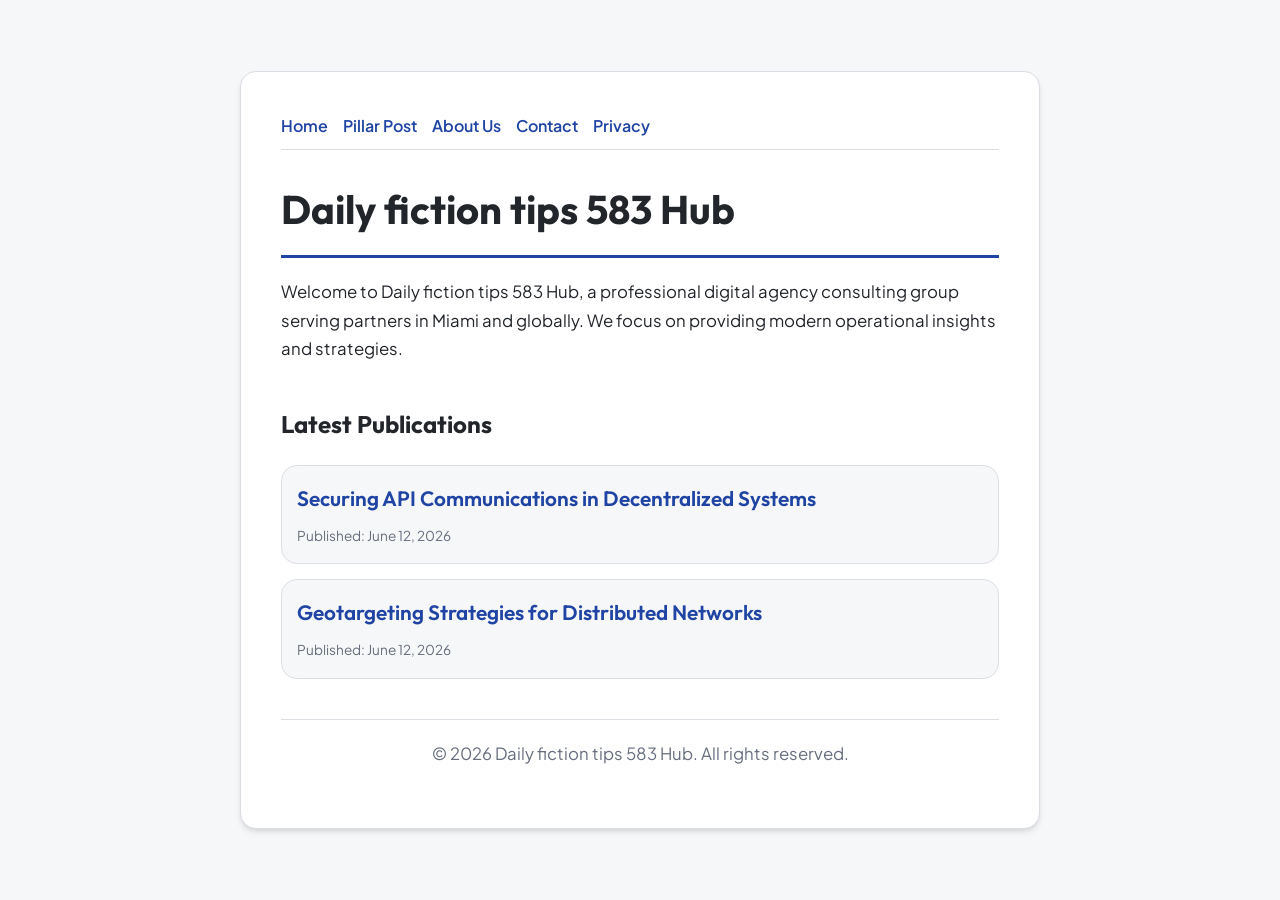
<file: index.html>
<!DOCTYPE html>
<html lang="en">
<head>
    <meta charset="UTF-8">
    <meta name="viewport" content="width=device-width, initial-scale=1.0">
    <title>Daily fiction tips 583 Hub | Digital Agency - Miami</title>
    <meta name="description" content="Welcome to Daily fiction tips 583 Hub, a professional digital agency consulting group serving partners in Miami and globally. We focus on providing modern operational insights and strategies.">
    <meta name="geo.region" content="US-FL" />
    <meta name="geo.placename" content="Miami" />
    <meta name="geo.position" content="25.7617;-80.1918" />
    <meta name="ICBM" content="25.7617, -80.1918" />
    <link rel="stylesheet" href="style.css">
    <script type="application/ld+json">
{
  "@context": "https://schema.org",
  "@type": "LocalBusiness",
  "name": "Daily fiction tips 583 Hub",
  "url": "https://daily-fiction-tips-583.github.io",
  "telephone": "+1-305-555-0177",
  "address": {
    "@type": "PostalAddress",
    "addressLocality": "Miami",
    "addressRegion": "FL",
    "postalCode": "33130",
    "addressCountry": "US"
  },
  "geo": {
    "@type": "GeoCoordinates",
    "latitude": 25.7617,
    "longitude": -80.1918
  }
}
</script>
</head>
<body>
    
        <div class="container" style="max-width: 800px;">
            <nav style="display: flex; gap: 15px; margin-bottom: 25px; border-bottom: 1px solid var(--border-color); padding-bottom: 10px; overflow-x: auto; flex-wrap: wrap;">
            <a href="index.html">Home</a>
            <a href="securing-api-communications-in-decentralized-systems.html">Pillar Post</a>
            <a href="about.html">About Us</a>
            <a href="contact.html">Contact</a>
            <a href="privacy.html">Privacy</a>
        </nav>
            <h1>Daily fiction tips 583 Hub</h1>
            <p>Welcome to Daily fiction tips 583 Hub, a professional digital agency consulting group serving partners in Miami and globally. We focus on providing modern operational insights and strategies.</p>
            <h2 style="margin-top: 40px;">Latest Publications</h2>
            <ul style="list-style-type: none; padding-left: 0;">
                <li style="background: var(--bg-color); padding: 15px; border-radius: var(--border-radius); border: 1px solid var(--border-color); margin-bottom: 15px;">
                <h3 style="margin-bottom: 5px; font-size: 1.3rem;"><a href="securing-api-communications-in-decentralized-systems.html">Securing API Communications in Decentralized Systems</a></h3>
                <span style="font-size:0.85rem; color: var(--muted-text)">Published: June 12, 2026</span>
            </li>
<li style="background: var(--bg-color); padding: 15px; border-radius: var(--border-radius); border: 1px solid var(--border-color); margin-bottom: 15px;">
                <h3 style="margin-bottom: 5px; font-size: 1.3rem;"><a href="geotargeting-strategies-for-distributed-networks.html">Geotargeting Strategies for Distributed Networks</a></h3>
                <span style="font-size:0.85rem; color: var(--muted-text)">Published: June 12, 2026</span>
            </li>

            </ul>
            <footer>
                <p>&copy; 2026 Daily fiction tips 583 Hub. All rights reserved.</p>
            </footer>
        </div>
        
</body>
</html>
</file>
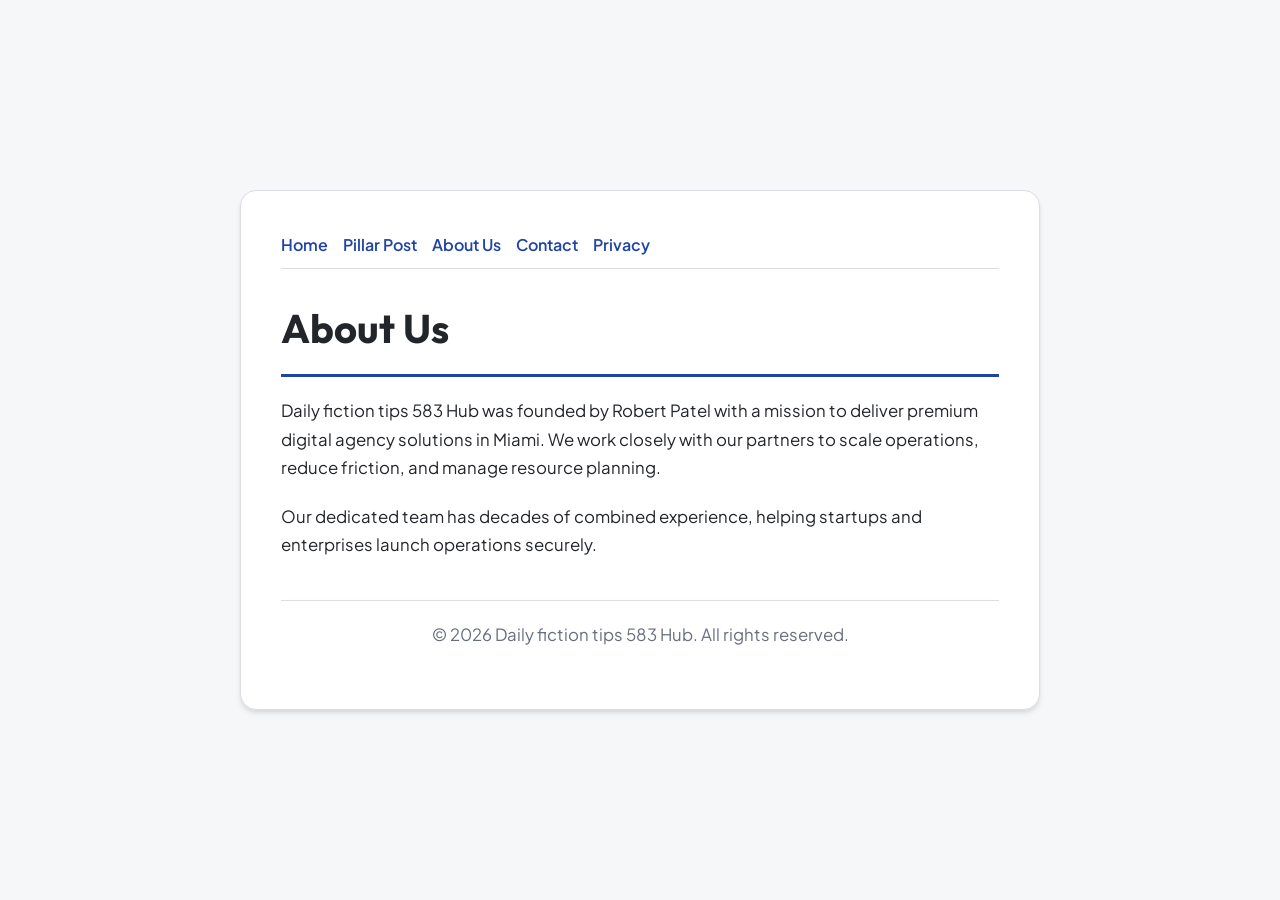
<file: about.html>
<!DOCTYPE html>
<html lang="en">
<head>
    <meta charset="UTF-8">
    <meta name="viewport" content="width=device-width, initial-scale=1.0">
    <title>About Us | Daily fiction tips 583 Hub</title>
    <meta name="description" content="Daily fiction tips 583 Hub was founded by Robert Patel with a mission to deliver premium digital agency solutions in Miami. We work closely with our partners to scale operations, reduce friction, and manage resource planning.">
    <meta name="geo.region" content="US-FL" />
    <meta name="geo.placename" content="Miami" />
    <meta name="geo.position" content="25.7617;-80.1918" />
    <meta name="ICBM" content="25.7617, -80.1918" />
    <link rel="stylesheet" href="style.css">
</head>
<body>
    
        <div class="container" style="max-width: 800px;">
            <nav style="display: flex; gap: 15px; margin-bottom: 25px; border-bottom: 1px solid var(--border-color); padding-bottom: 10px; overflow-x: auto; flex-wrap: wrap;">
            <a href="index.html">Home</a>
            <a href="securing-api-communications-in-decentralized-systems.html">Pillar Post</a>
            <a href="about.html">About Us</a>
            <a href="contact.html">Contact</a>
            <a href="privacy.html">Privacy</a>
        </nav>
            <h1>About Us</h1>
            <p>Daily fiction tips 583 Hub was founded by Robert Patel with a mission to deliver premium digital agency solutions in Miami. We work closely with our partners to scale operations, reduce friction, and manage resource planning.</p>
            <p>Our dedicated team has decades of combined experience, helping startups and enterprises launch operations securely.</p>
            <footer>
                <p>&copy; 2026 Daily fiction tips 583 Hub. All rights reserved.</p>
            </footer>
        </div>
        
</body>
</html>
</file>
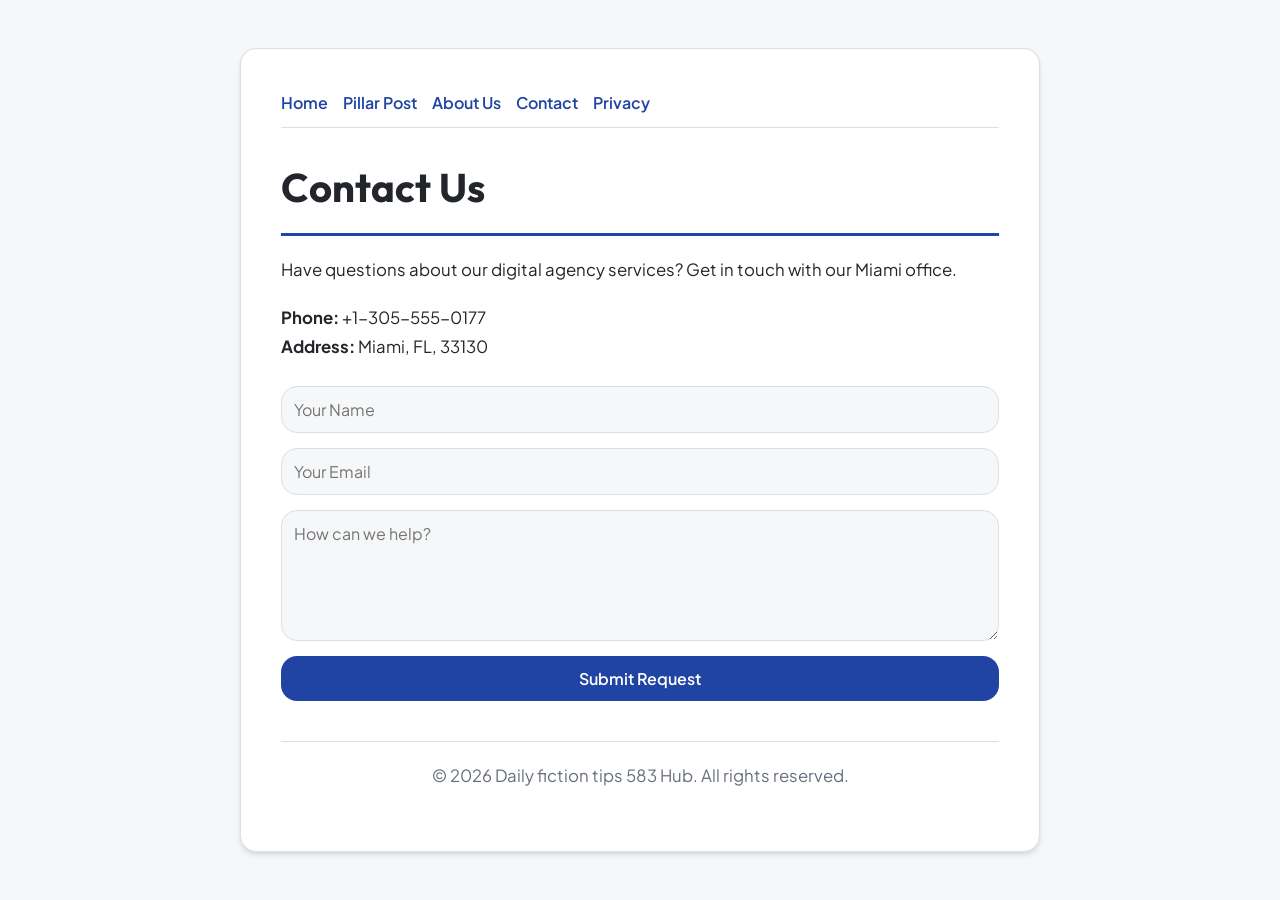
<file: contact.html>
<!DOCTYPE html>
<html lang="en">
<head>
    <meta charset="UTF-8">
    <meta name="viewport" content="width=device-width, initial-scale=1.0">
    <title>Contact Us | Daily fiction tips 583 Hub</title>
    <meta name="description" content="Have questions about our digital agency services? Get in touch with our Miami office.">
    <meta name="geo.region" content="US-FL" />
    <meta name="geo.placename" content="Miami" />
    <meta name="geo.position" content="25.7617;-80.1918" />
    <meta name="ICBM" content="25.7617, -80.1918" />
    <link rel="stylesheet" href="style.css">
</head>
<body>
    
        <div class="container" style="max-width: 800px;">
            <nav style="display: flex; gap: 15px; margin-bottom: 25px; border-bottom: 1px solid var(--border-color); padding-bottom: 10px; overflow-x: auto; flex-wrap: wrap;">
            <a href="index.html">Home</a>
            <a href="securing-api-communications-in-decentralized-systems.html">Pillar Post</a>
            <a href="about.html">About Us</a>
            <a href="contact.html">Contact</a>
            <a href="privacy.html">Privacy</a>
        </nav>
            <h1>Contact Us</h1>
            <p>Have questions about our digital agency services? Get in touch with our Miami office.</p>
            <p><strong>Phone:</strong> +1-305-555-0177<br><strong>Address:</strong> Miami, FL, 33130</p>
            <form action="https://formspree.io/f/placeholder" method="POST">
                <input type="text" name="name" placeholder="Your Name" required>
                <input type="email" name="email" placeholder="Your Email" required>
                <textarea name="message" placeholder="How can we help?" rows="5" required></textarea>
                <button type="submit">Submit Request</button>
            </form>
            <footer>
                <p>&copy; 2026 Daily fiction tips 583 Hub. All rights reserved.</p>
            </footer>
        </div>
        
</body>
</html>
</file>
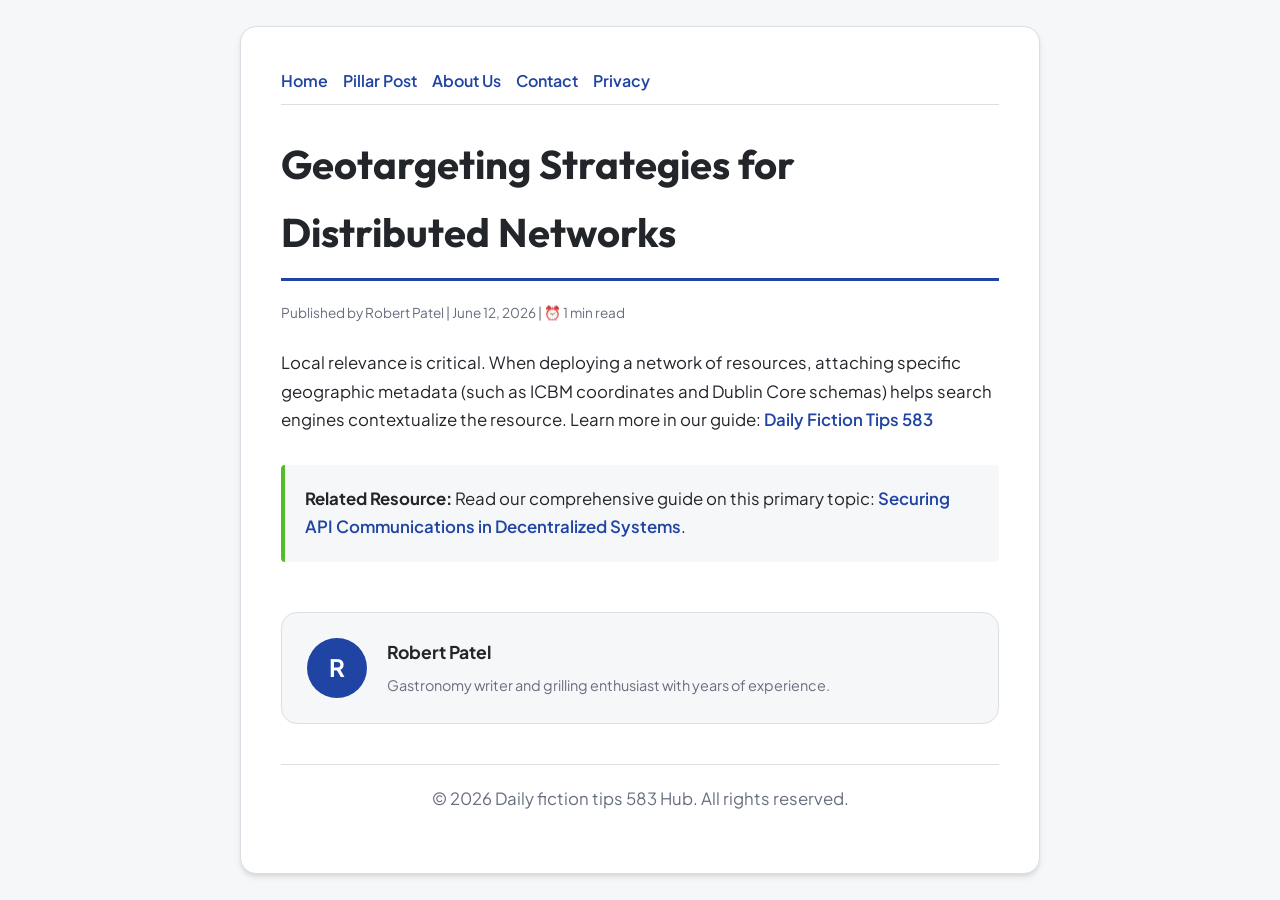
<file: geotargeting-strategies-for-distributed-networks.html>
<!DOCTYPE html>
<html lang="en">
<head>
    <meta charset="UTF-8">
    <meta name="viewport" content="width=device-width, initial-scale=1.0">
    <title>Geotargeting Strategies for Distributed Networks - Daily fiction tips 583 Hub</title>
    <meta name="description" content="Geotargeting Strategies for Distributed Networks">
    <meta name="geo.region" content="US-FL" />
    <meta name="geo.placename" content="Miami" />
    <meta name="geo.position" content="25.7617;-80.1918" />
    <meta name="ICBM" content="25.7617, -80.1918" />
    <link rel="stylesheet" href="style.css">
</head>
<body>
    
            <div class="container" style="max-width: 800px;">
                <nav style="display: flex; gap: 15px; margin-bottom: 25px; border-bottom: 1px solid var(--border-color); padding-bottom: 10px; overflow-x: auto; flex-wrap: wrap;">
            <a href="index.html">Home</a>
            <a href="securing-api-communications-in-decentralized-systems.html">Pillar Post</a>
            <a href="about.html">About Us</a>
            <a href="contact.html">Contact</a>
            <a href="privacy.html">Privacy</a>
        </nav>
                <h1>Geotargeting Strategies for Distributed Networks</h1>
                <div style="font-size:0.85rem; color: var(--muted-text); margin-bottom: 25px;">
                    Published by Robert Patel | June 12, 2026 | ⏰ 1 min read
                </div>
                <article style="margin-top: 20px;">
                    <p>Local relevance is critical. When deploying a network of resources, attaching specific geographic metadata (such as ICBM coordinates and Dublin Core schemas) helps search engines contextualize the resource. Learn more in our guide: <a href="https://dwnldfullmovie-create.github.io/world-daily-fiction-221/innovations-in-digital-operations-and-cloud-infrastructure.html">Daily Fiction Tips 583</a></p>
                    <div class="link-resource" style="margin-top: 30px; padding: 20px; border-left: 4px solid var(--accent-color); background: var(--bg-color); border-radius: 4px;"><p style="margin: 0;"><strong>Related Resource:</strong> Read our comprehensive guide on this primary topic: <a href="securing-api-communications-in-decentralized-systems.html">Securing API Communications in Decentralized Systems</a>.</p></div>
                </article>
                
            <div class="author-box" style="margin-top: 50px; padding: 25px; background: var(--bg-color); border: 1px solid var(--border-color); border-radius: var(--border-radius); display: flex; gap: 20px; align-items: center;">
                <div style="width: 60px; height: 60px; border-radius: 50%; background: var(--primary-color); display: flex; align-items: center; justify-content: center; color: white; font-weight: bold; font-size: 1.5rem;">R</div>
                <div>
                    <h4 style="margin-bottom: 5px; font-weight: bold; font-size: 1.1rem;">Robert Patel</h4>
                    <p style="margin: 0; font-size: 0.9rem; color: var(--muted-text);">Gastronomy writer and grilling enthusiast with years of experience.</p>
                </div>
            </div>
            
                <footer>
                    <p>&copy; 2026 Daily fiction tips 583 Hub. All rights reserved.</p>
                </footer>
            </div>
            
</body>
</html>
</file>
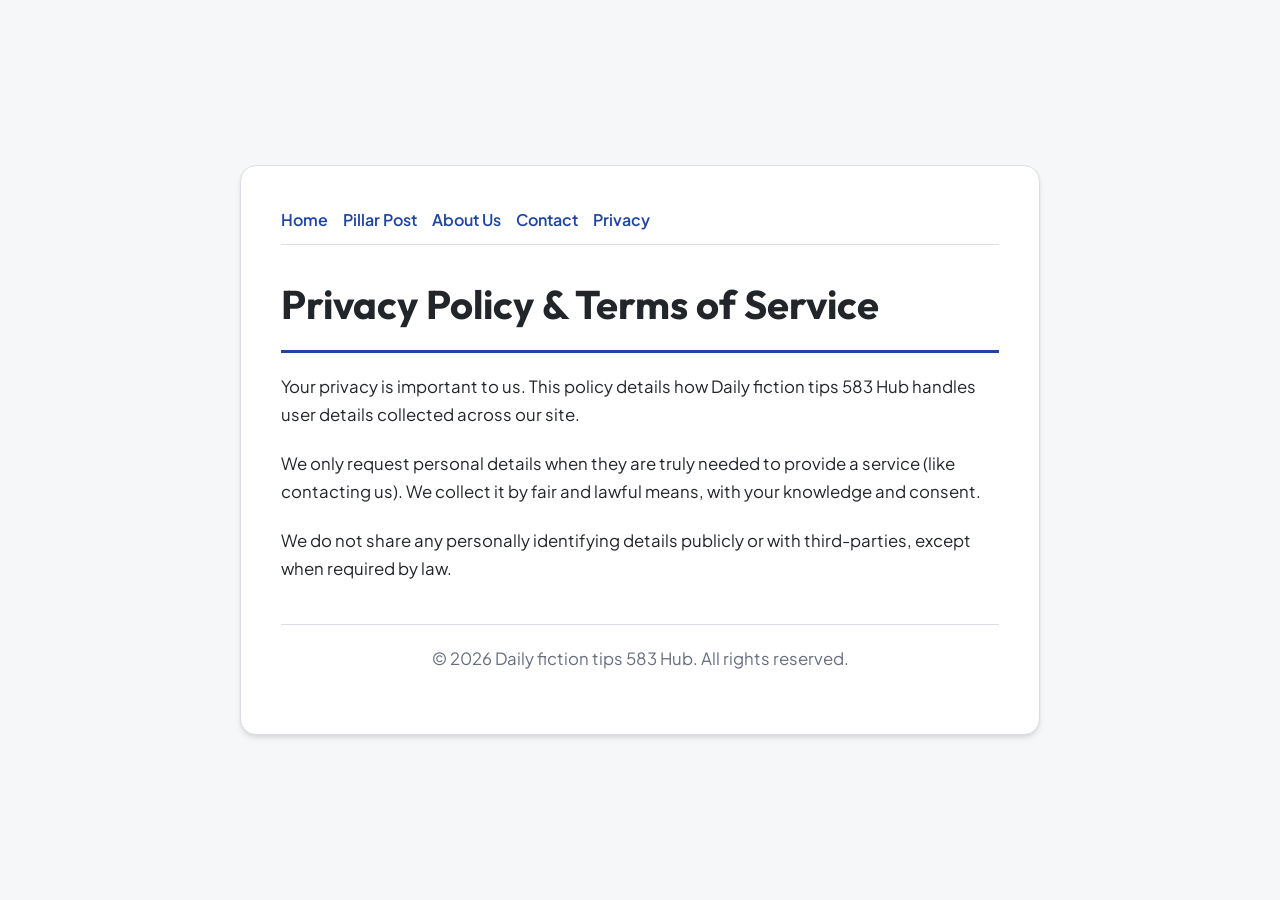
<file: privacy.html>
<!DOCTYPE html>
<html lang="en">
<head>
    <meta charset="UTF-8">
    <meta name="viewport" content="width=device-width, initial-scale=1.0">
    <title>Privacy Policy & Terms of Service - Daily fiction tips 583 Hub</title>
    <meta name="description" content="Your privacy is important to us. This policy details how Daily fiction tips 583 Hub handles user details collected across our site.">
    <meta name="geo.region" content="US-FL" />
    <meta name="geo.placename" content="Miami" />
    <meta name="geo.position" content="25.7617;-80.1918" />
    <meta name="ICBM" content="25.7617, -80.1918" />
    <link rel="stylesheet" href="style.css">
</head>
<body>
    
        <div class="container" style="max-width: 800px;">
            <nav style="display: flex; gap: 15px; margin-bottom: 25px; border-bottom: 1px solid var(--border-color); padding-bottom: 10px; overflow-x: auto; flex-wrap: wrap;">
            <a href="index.html">Home</a>
            <a href="securing-api-communications-in-decentralized-systems.html">Pillar Post</a>
            <a href="about.html">About Us</a>
            <a href="contact.html">Contact</a>
            <a href="privacy.html">Privacy</a>
        </nav>
            <h1>Privacy Policy & Terms of Service</h1>
            <p>Your privacy is important to us. This policy details how Daily fiction tips 583 Hub handles user details collected across our site.</p>
            <p>We only request personal details when they are truly needed to provide a service (like contacting us). We collect it by fair and lawful means, with your knowledge and consent.</p>
            <p>We do not share any personally identifying details publicly or with third-parties, except when required by law.</p>
            <footer>
                <p>&copy; 2026 Daily fiction tips 583 Hub. All rights reserved.</p>
            </footer>
        </div>
        
</body>
</html>
</file>
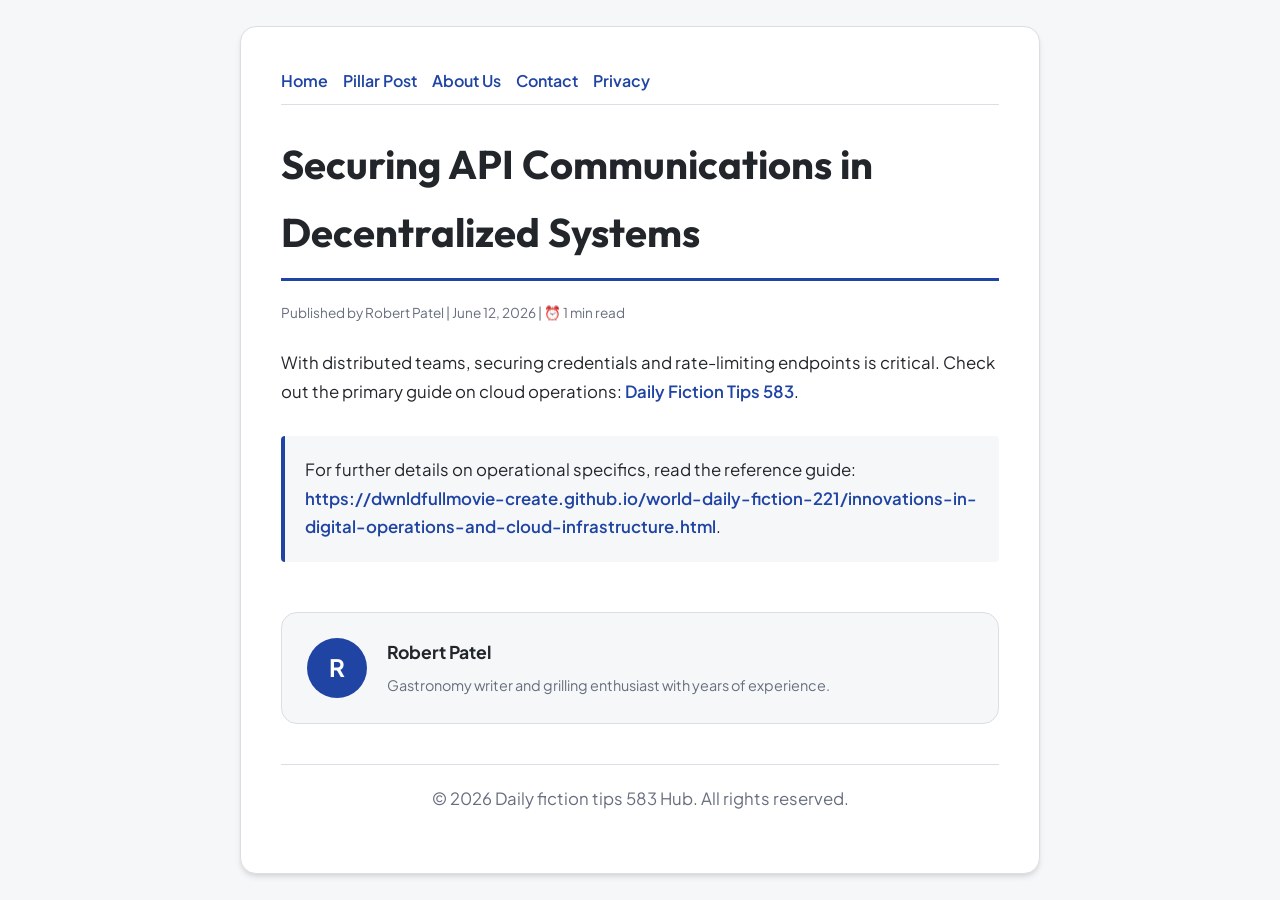
<file: securing-api-communications-in-decentralized-systems.html>
<!DOCTYPE html>
<html lang="en">
<head>
    <meta charset="UTF-8">
    <meta name="viewport" content="width=device-width, initial-scale=1.0">
    <title>Securing API Communications in Decentralized Systems - Daily fiction tips 583 Hub</title>
    <meta name="description" content="Securing API Communications in Decentralized Systems">
    <meta name="geo.region" content="US-FL" />
    <meta name="geo.placename" content="Miami" />
    <meta name="geo.position" content="25.7617;-80.1918" />
    <meta name="ICBM" content="25.7617, -80.1918" />
    <link rel="stylesheet" href="style.css">
</head>
<body>
    
            <div class="container" style="max-width: 800px;">
                <nav style="display: flex; gap: 15px; margin-bottom: 25px; border-bottom: 1px solid var(--border-color); padding-bottom: 10px; overflow-x: auto; flex-wrap: wrap;">
            <a href="index.html">Home</a>
            <a href="securing-api-communications-in-decentralized-systems.html">Pillar Post</a>
            <a href="about.html">About Us</a>
            <a href="contact.html">Contact</a>
            <a href="privacy.html">Privacy</a>
        </nav>
                <h1>Securing API Communications in Decentralized Systems</h1>
                <div style="font-size:0.85rem; color: var(--muted-text); margin-bottom: 25px;">
                    Published by Robert Patel | June 12, 2026 | ⏰ 1 min read
                </div>
                <article style="margin-top: 20px;">
                    <p>With distributed teams, securing credentials and rate-limiting endpoints is critical. Check out the primary guide on cloud operations: <a href="https://dwnldfullmovie-create.github.io/world-daily-fiction-221/innovations-in-digital-operations-and-cloud-infrastructure.html">Daily Fiction Tips 583</a>.</p>
                    <div class="link-resource" style="margin-top: 30px; padding: 20px; border-left: 4px solid var(--primary-color); background: var(--bg-color); border-radius: 4px;"><p style="margin: 0;">For further details on operational specifics, read the reference guide: <strong><a href="https://dwnldfullmovie-create.github.io/world-daily-fiction-221/innovations-in-digital-operations-and-cloud-infrastructure.html">https://dwnldfullmovie-create.github.io/world-daily-fiction-221/innovations-in-digital-operations-and-cloud-infrastructure.html</a></strong>.</p></div>
                </article>
                
            <div class="author-box" style="margin-top: 50px; padding: 25px; background: var(--bg-color); border: 1px solid var(--border-color); border-radius: var(--border-radius); display: flex; gap: 20px; align-items: center;">
                <div style="width: 60px; height: 60px; border-radius: 50%; background: var(--primary-color); display: flex; align-items: center; justify-content: center; color: white; font-weight: bold; font-size: 1.5rem;">R</div>
                <div>
                    <h4 style="margin-bottom: 5px; font-weight: bold; font-size: 1.1rem;">Robert Patel</h4>
                    <p style="margin: 0; font-size: 0.9rem; color: var(--muted-text);">Gastronomy writer and grilling enthusiast with years of experience.</p>
                </div>
            </div>
            
                <footer>
                    <p>&copy; 2026 Daily fiction tips 583 Hub. All rights reserved.</p>
                </footer>
            </div>
            
</body>
</html>
</file>
<file: style.css>
@import url('https://fonts.googleapis.com/css2?family=Outfit:wght@700&family=Plus+Jakarta+Sans:wght@400;600&display=swap');

:root {
    --bg-color: hsl(223, 15%, 97%);
    --card-bg: hsl(223, 15%, 100%);
    --text-color: hsl(223, 10%, 15%);
    --muted-text: hsl(223, 10%, 45%);
    --primary-color: hsl(223, 68%, 38%);
    --accent-color: hsl(103, 65%, 45%);
    --border-color: hsl(223, 15%, 88%);
    --border-radius: 16px;
    --shadow: 0 4px 6px -1px rgba(0, 0, 0, 0.1), 0 2px 4px -1px rgba(0, 0, 0, 0.06);
    --font-headline: 'Outfit', sans-serif;
    --font-body: 'Plus Jakarta Sans', sans-serif;
}

* {
    box-sizing: border-box;
    margin: 0;
    padding: 0;
}

body {
    background-color: var(--bg-color);
    color: var(--text-color);
    font-family: var(--font-body);
    line-height: 1.7;
    padding: 20px;
    display: flex;
    justify-content: center;
    min-height: 100vh;
}

a {
    color: var(--primary-color);
    text-decoration: none;
    font-weight: 600;
    transition: color 0.2s ease;
}

a:hover {
    color: var(--accent-color);
    text-decoration: underline;
}

.container {
    width: 100%;
    max-width: 900px;
    background: var(--card-bg);
    border: 1px solid var(--border-color);
    border-radius: var(--border-radius);
    padding: 40px;
    box-shadow: var(--shadow);
    margin: auto;
}

h1, h2, h3 {
    font-family: var(--font-headline);
    margin-bottom: 20px;
    color: var(--text-color);
}

h1 {
    font-size: 2.5rem;
    border-bottom: 3px solid var(--primary-color);
    padding-bottom: 12px;
}

p {
    margin-bottom: 20px;
    font-size: 1.05rem;
}

ul {
    margin-bottom: 20px;
    padding-left: 20px;
}

li {
    margin-bottom: 8px;
}

form {
    display: flex;
    flex-direction: column;
    gap: 15px;
    margin-top: 25px;
}

input, textarea, button {
    padding: 12px;
    border: 1px solid var(--border-color);
    border-radius: var(--border-radius);
    font-family: var(--font-body);
    font-size: 1rem;
    background: var(--bg-color);
    color: var(--text-color);
}

button {
    background: var(--primary-color);
    color: white;
    font-weight: 600;
    border: none;
    cursor: pointer;
    transition: background 0.2s ease;
}

button:hover {
    background: var(--accent-color);
}

footer {
    margin-top: 40px;
    border-top: 1px solid var(--border-color);
    padding-top: 20px;
    font-size: 0.9rem;
    color: var(--muted-text);
    text-align: center;
}
</file>
